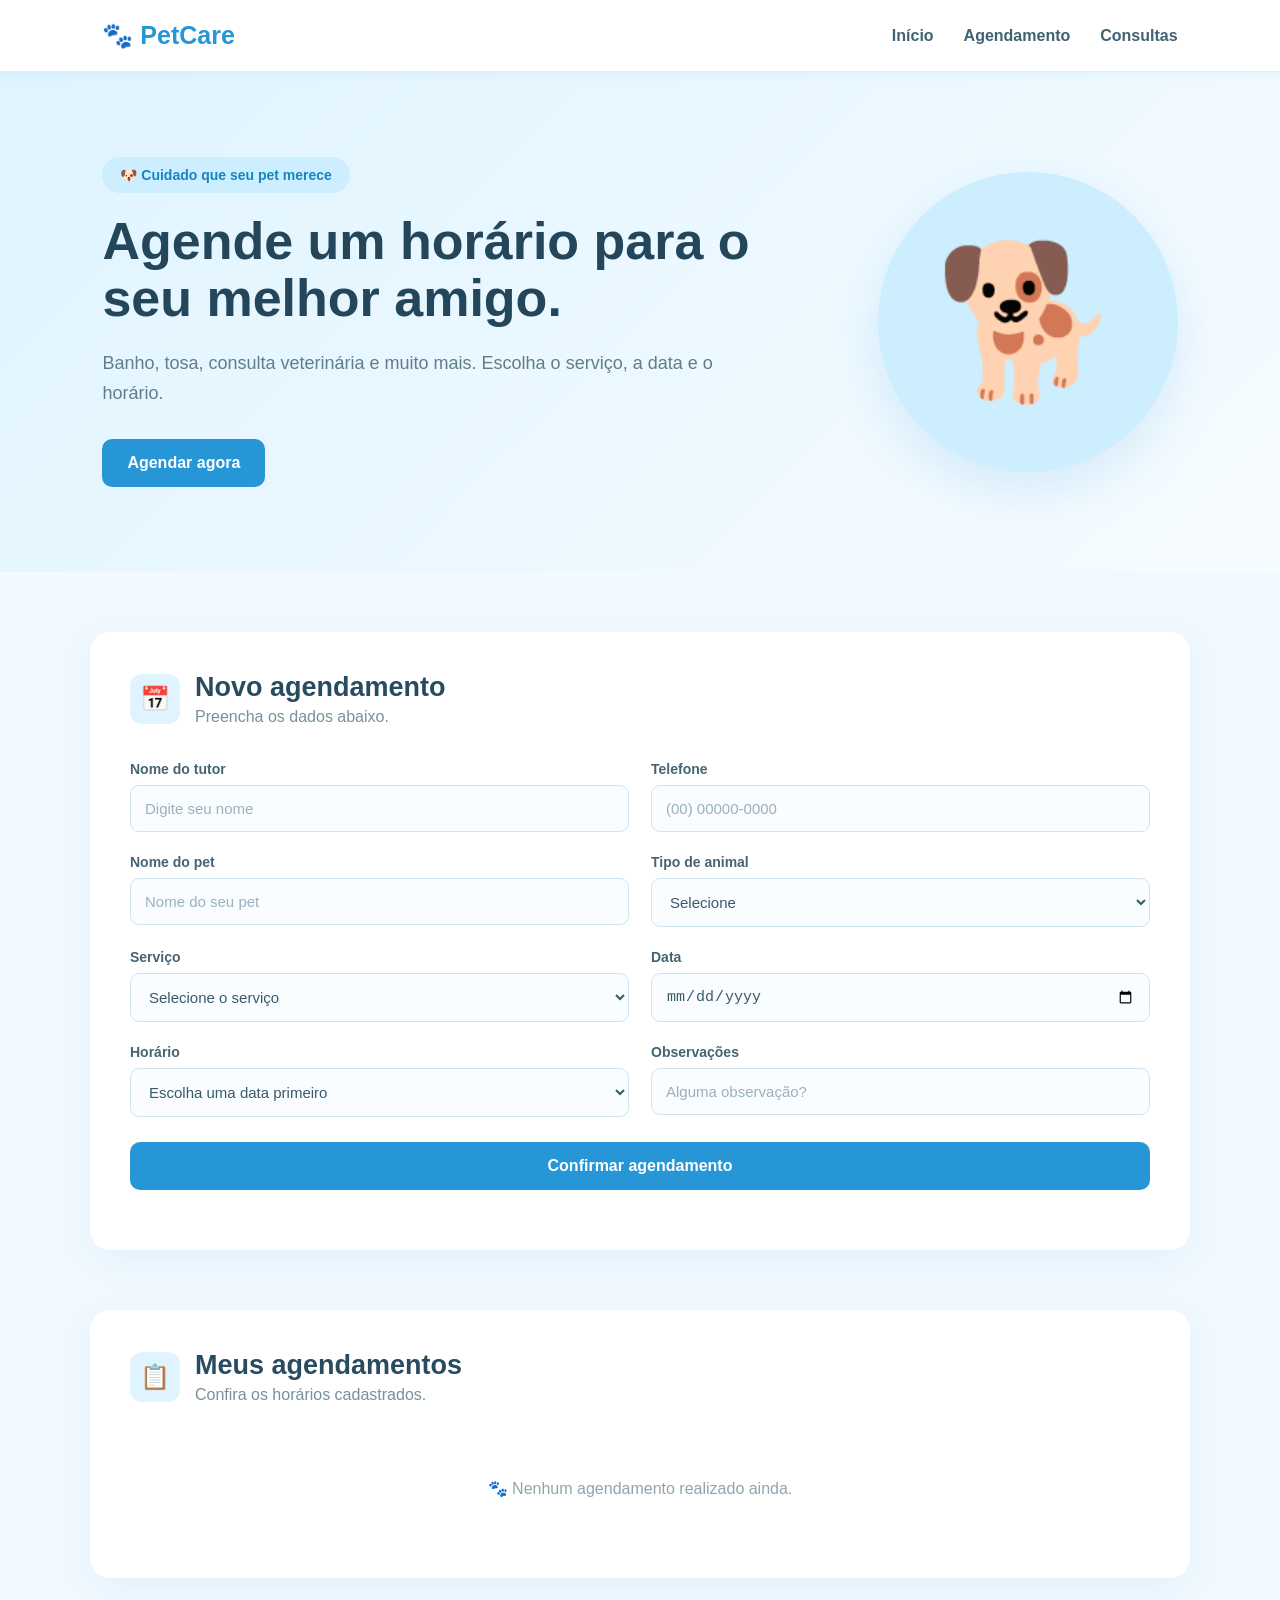
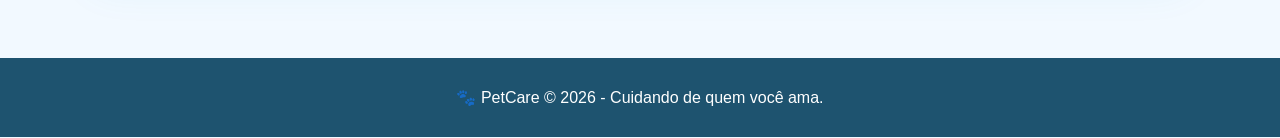
<file: Agendamentos/index.html>
<!DOCTYPE html>
<html lang="pt-BR">
<head>
    <meta charset="UTF-8">
    <meta name="viewport" content="width=device-width, initial-scale=1.0">
    <title>PetCare - Agendamento</title>
    <link rel="stylesheet" href="style Agendamento.css">
</head>

<body>

    <header>
        <div class="logo">
            🐾 PetCare
        </div>

        <nav>
            <a href="#inicio">Início</a>
            <a href="#agendamento">Agendamento</a>
            <a href="#consultas">Consultas</a>
        </nav>
    </header>

    <main>

        <section class="hero" id="inicio">
            <div>
                <span class="badge">🐶 Cuidado que seu pet merece</span>
                <h1>Agende um horário para o seu melhor amigo.</h1>
                <p>
                    Banho, tosa, consulta veterinária e muito mais.
                    Escolha o serviço, a data e o horário.
                </p>

                <a href="#agendamento" class="btn">
                    Agendar agora
                </a>
            </div>

            <div class="hero-icon">
                🐕
            </div>
        </section>

        <section class="section" id="agendamento">

            <div class="section-title">
                <span>📅</span>
                <div>
                    <h2>Novo agendamento</h2>
                    <p>Preencha os dados abaixo.</p>
                </div>
            </div>

            <form id="formAgendamento">

                <div class="form-grid">

                    <div class="form-group">
                        <label for="tutor">Nome do tutor</label>
                        <input
                            type="text"
                            id="tutor"
                            placeholder="Digite seu nome"
                            required
                        >
                    </div>

                    <div class="form-group">
                        <label for="telefone">Telefone</label>
                        <input
                            type="tel"
                            id="telefone"
                            placeholder="(00) 00000-0000"
                            required
                        >
                    </div>

                    <div class="form-group">
                        <label for="pet">Nome do pet</label>
                        <input
                            type="text"
                            id="pet"
                            placeholder="Nome do seu pet"
                            required
                        >
                    </div>

                    <div class="form-group">
                        <label for="animal">Tipo de animal</label>
                        <select id="animal" required>
                            <option value="">Selecione</option>
                            <option value="Cachorro">🐶 Cachorro</option>
                            <option value="Gato">🐱 Gato</option>
                            <option value="Coelho">🐰 Coelho</option>
                            <option value="Outro">🐾 Outro</option>
                        </select>
                    </div>

                    <div class="form-group">
                        <label for="servico">Serviço</label>
                        <select id="servico" required>
                            <option value="">Selecione o serviço</option>
                            <option value="Consulta veterinária">
                                🩺 Consulta veterinária
                            </option>
                            <option value="Banho">
                                🛁 Banho
                            </option>
                            <option value="Banho e Tosa">
                                ✂️ Banho e tosa
                            </option>
                            <option value="Tosa">
                                ✂️ Tosa
                            </option>
                            <option value="Vacinação">
                                💉 Vacinação
                            </option>
                            <option value="Avaliação">
                                ❤️ Avaliação
                            </option>
                        </select>
                    </div>

                    <div class="form-group">
                        <label for="data">Data</label>
                        <input
                            type="date"
                            id="data"
                            required
                        >
                    </div>

                    <div class="form-group">
                        <label for="horario">Horário</label>
                        <select id="horario" required>
                            <option value="">Escolha uma data primeiro</option>
                        </select>
                    </div>

                    <div class="form-group">
                        <label for="observacao">Observações</label>
                        <input
                            type="text"
                            id="observacao"
                            placeholder="Alguma observação?"
                        >
                    </div>

                </div>

                <button type="submit" class="btn btn-full">
                    Confirmar agendamento
                </button>

            </form>

            <div id="mensagem"></div>

        </section>


        <section class="section consultas" id="consultas">

            <div class="section-title">
                <span>📋</span>
                <div>
                    <h2>Meus agendamentos</h2>
                    <p>Confira os horários cadastrados.</p>
                </div>
            </div>

            <div id="listaConsultas" class="lista-consultas">
                <!-- Agendamentos aparecem aqui -->
            </div>

        </section>

    </main>

    <footer>
        <p>🐾 PetCare © 2026 - Cuidando de quem você ama.</p>
    </footer>

    <script src="script Agendamento.js"></script>

</body>
</html>
</file>
<file: Agendamentos/style Agendamento.css>
* {
    margin: 0;
    padding: 0;
    box-sizing: border-box;
}

html {
    scroll-behavior: smooth;
}

body {
    font-family: Arial, Helvetica, sans-serif;
    background: #f2f9ff;
    color: #263b4a;
}

/* HEADER */

header {
    width: 100%;
    height: 72px;
    background: #ffffff;
    display: flex;
    align-items: center;
    justify-content: space-between;
    padding: 0 8%;
    border-bottom: 1px solid #dceefa;
    position: sticky;
    top: 0;
    z-index: 100;
    box-shadow: 0 2px 10px rgba(66, 153, 225, 0.08);
}

.logo {
    font-size: 25px;
    font-weight: bold;
    color: #2696d6;
}

nav {
    display: flex;
    gap: 30px;
}

nav a {
    text-decoration: none;
    color: #416273;
    font-weight: 600;
    transition: 0.3s;
}

nav a:hover {
    color: #2696d6;
}

/* HERO */

.hero {
    min-height: 500px;
    padding: 70px 8%;
    display: flex;
    align-items: center;
    justify-content: space-between;
    background: linear-gradient(
        135deg,
        #dff4ff,
        #f7fcff
    );
}

.hero > div:first-child {
    max-width: 650px;
}

.badge {
    display: inline-block;
    background: #cceeff;
    color: #1685c2;
    padding: 10px 18px;
    border-radius: 30px;
    font-size: 14px;
    font-weight: bold;
    margin-bottom: 20px;
}

.hero h1 {
    font-size: 52px;
    line-height: 1.1;
    margin-bottom: 20px;
    color: #23465a;
}

.hero p {
    font-size: 18px;
    line-height: 1.7;
    color: #607d8b;
    margin-bottom: 30px;
}

.hero-icon {
    width: 300px;
    height: 300px;
    border-radius: 50%;
    background: #cceeff;
    display: flex;
    justify-content: center;
    align-items: center;
    font-size: 150px;
    box-shadow: 0 20px 50px rgba(38, 150, 214, 0.15);
}

/* BOTÕES */

.btn {
    display: inline-block;
    border: none;
    cursor: pointer;
    background: #2696d6;
    color: white;
    padding: 15px 25px;
    border-radius: 10px;
    font-size: 16px;
    font-weight: bold;
    text-decoration: none;
    transition: 0.3s;
}

.btn:hover {
    background: #1685c2;
    transform: translateY(-2px);
    box-shadow: 0 8px 20px rgba(38, 150, 214, 0.25);
}

.btn-full {
    width: 100%;
    margin-top: 25px;
}

/* SEÇÕES */

.section {
    max-width: 1100px;
    margin: 60px auto;
    padding: 40px;
    background: white;
    border-radius: 20px;
    box-shadow: 0 10px 40px rgba(38, 150, 214, 0.08);
}

.section-title {
    display: flex;
    gap: 15px;
    align-items: center;
    margin-bottom: 35px;
}

.section-title > span {
    width: 50px;
    height: 50px;
    background: #e0f4ff;
    border-radius: 12px;
    display: flex;
    align-items: center;
    justify-content: center;
    font-size: 24px;
}

.section-title h2 {
    font-size: 27px;
    margin-bottom: 5px;
    color: #294b5f;
}

.section-title p {
    color: #78909c;
}

/* FORMULÁRIO */

.form-grid {
    display: grid;
    grid-template-columns: repeat(2, 1fr);
    gap: 22px;
}

.form-group {
    display: flex;
    flex-direction: column;
    gap: 8px;
}

.form-group label {
    font-weight: bold;
    font-size: 14px;
    color: #456475;
}

.form-group input,
.form-group select {
    width: 100%;
    padding: 14px;
    border: 1px solid #cfe4f1;
    border-radius: 9px;
    outline: none;
    font-size: 15px;
    background: #fafdff;
    color: #38596a;
    transition: 0.3s;
}

.form-group input::placeholder {
    color: #9ab1be;
}

.form-group input:focus,
.form-group select:focus {
    border-color: #2696d6;
    background: white;
    box-shadow: 0 0 0 3px rgba(38, 150, 214, 0.12);
}

/* CONSULTAS */

.lista-consultas {
    display: flex;
    flex-direction: column;
    gap: 15px;
}

.consulta {
    border: 1px solid #dcecf5;
    border-left: 5px solid #2696d6;
    border-radius: 12px;
    padding: 20px;
    display: flex;
    justify-content: space-between;
    align-items: center;
    gap: 20px;
    background: #fbfdff;
    transition: 0.3s;
}

.consulta:hover {
    box-shadow: 0 5px 20px rgba(38, 150, 214, 0.1);
    transform: translateY(-2px);
}

.consulta-info h3 {
    margin-bottom: 8px;
    color: #294b5f;
}

.consulta-info p {
    margin: 5px 0;
    color: #607d8b;
}

.cancelar {
    border: none;
    background: #e3f4ff;
    color: #1685c2;
    padding: 10px 15px;
    border-radius: 8px;
    cursor: pointer;
    font-weight: bold;
    transition: 0.3s;
}

.cancelar:hover {
    background: #cceeff;
    color: #096b9f;
}

.sem-consultas {
    text-align: center;
    padding: 40px;
    color: #90a4ae;
}

/* MENSAGENS */

#mensagem {
    margin-top: 20px;
}

.sucesso {
    background: #e5f7ff;
    color: #1479a8;
    padding: 15px;
    border-radius: 10px;
    text-align: center;
    font-weight: bold;
    border: 1px solid #c8edff;
}

.erro {
    background: #fff0f0;
    color: #d32f2f;
    padding: 15px;
    border-radius: 10px;
    text-align: center;
    font-weight: bold;
    border: 1px solid #ffd2d2;
}

/* FOOTER */

footer {
    margin-top: 80px;
    padding: 30px;
    text-align: center;
    background: #1e536f;
    color: white;
}

/* RESPONSIVO */

@media (max-width: 800px) {

    header {
        padding: 0 5%;
    }

    nav {
        display: none;
    }

    .hero {
        padding: 50px 6%;
        text-align: center;
    }

    .hero h1 {
        font-size: 38px;
    }

    .hero-icon {
        display: none;
    }

    .section {
        margin: 30px 15px;
        padding: 25px;
    }

    .form-grid {
        grid-template-columns: 1fr;
    }

    .consulta {
        flex-direction: column;
        align-items: flex-start;
    }

    .cancelar {
        width: 100%;
    }
}
</file>
